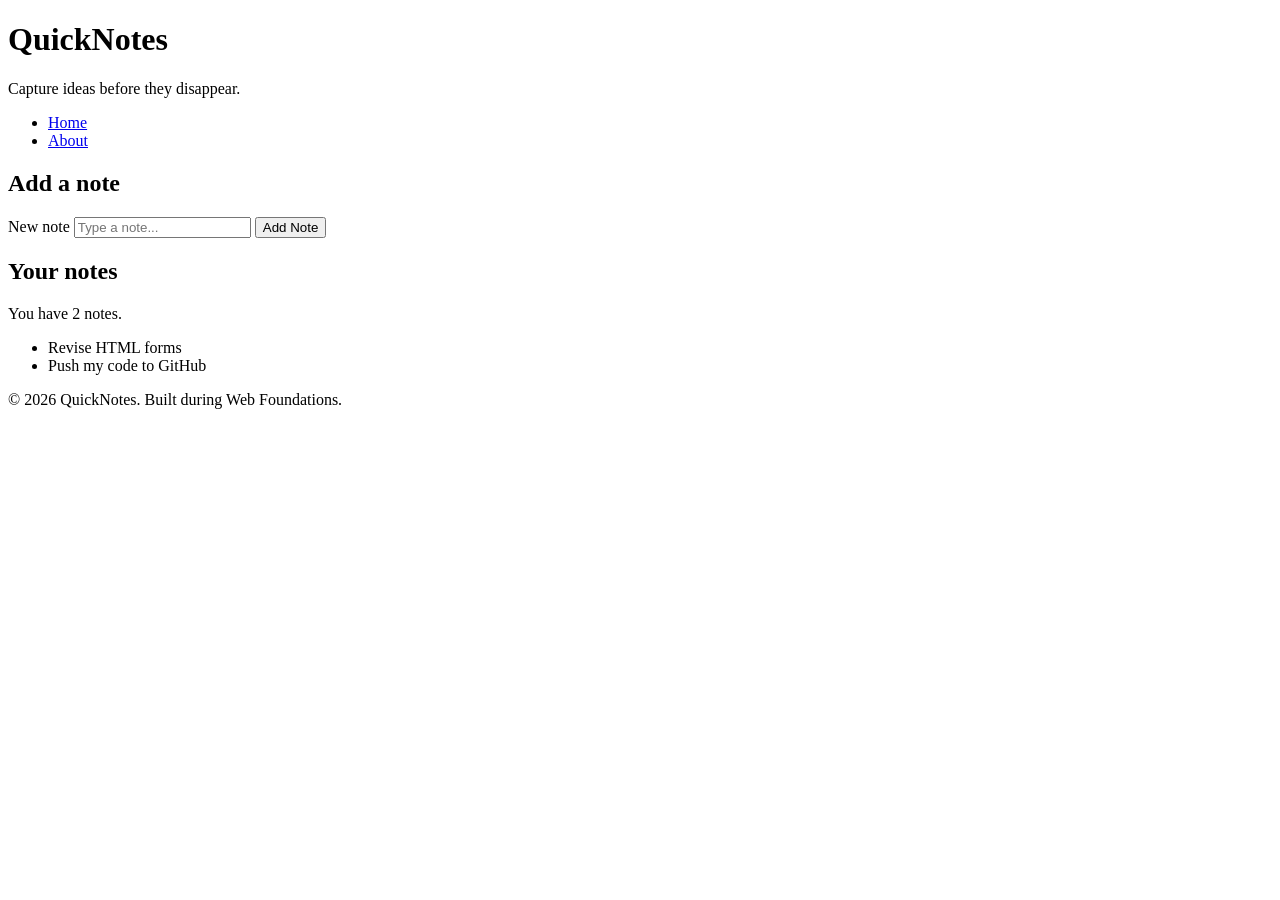
<file: day1/index.html>
<!DOCTYPE html>
<html lang="en">
  <head>
    <meta charset="UTF-8" />
    <meta name="viewport" content="width=device-width, initial-scale=1.0" />
    <title>QuickNotes</title>
  </head>
  <body>
    <header>
      <h1>QuickNotes</h1>
      <p>Capture ideas before they disappear.</p>
      <nav>
        <ul>
          <li><a href="index.html">Home</a></li>
          <li><a href="about.html">About</a></li>
        </ul>
      </nav>
    </header>

    <main>
      <section>
        <h2>Add a note</h2>
        <form id="note-form">
          <label for="note-input">New note</label>
          <input type="text" id="note-input" placeholder="Type a note..." />
          <button type="submit">Add Note</button>
        </form>
      </section>

      <section>
        <h2>Your notes</h2>
        <p id="note-count">You have 2 notes.</p>
        <ul id="notes-list">
          <li>Revise HTML forms</li>
          <li>Push my code to GitHub</li>
        </ul>
      </section>
    </main>

    <footer>
      <p>&copy; 2026 QuickNotes. Built during Web Foundations.</p>
    </footer>
  </body>
</html>
</file>
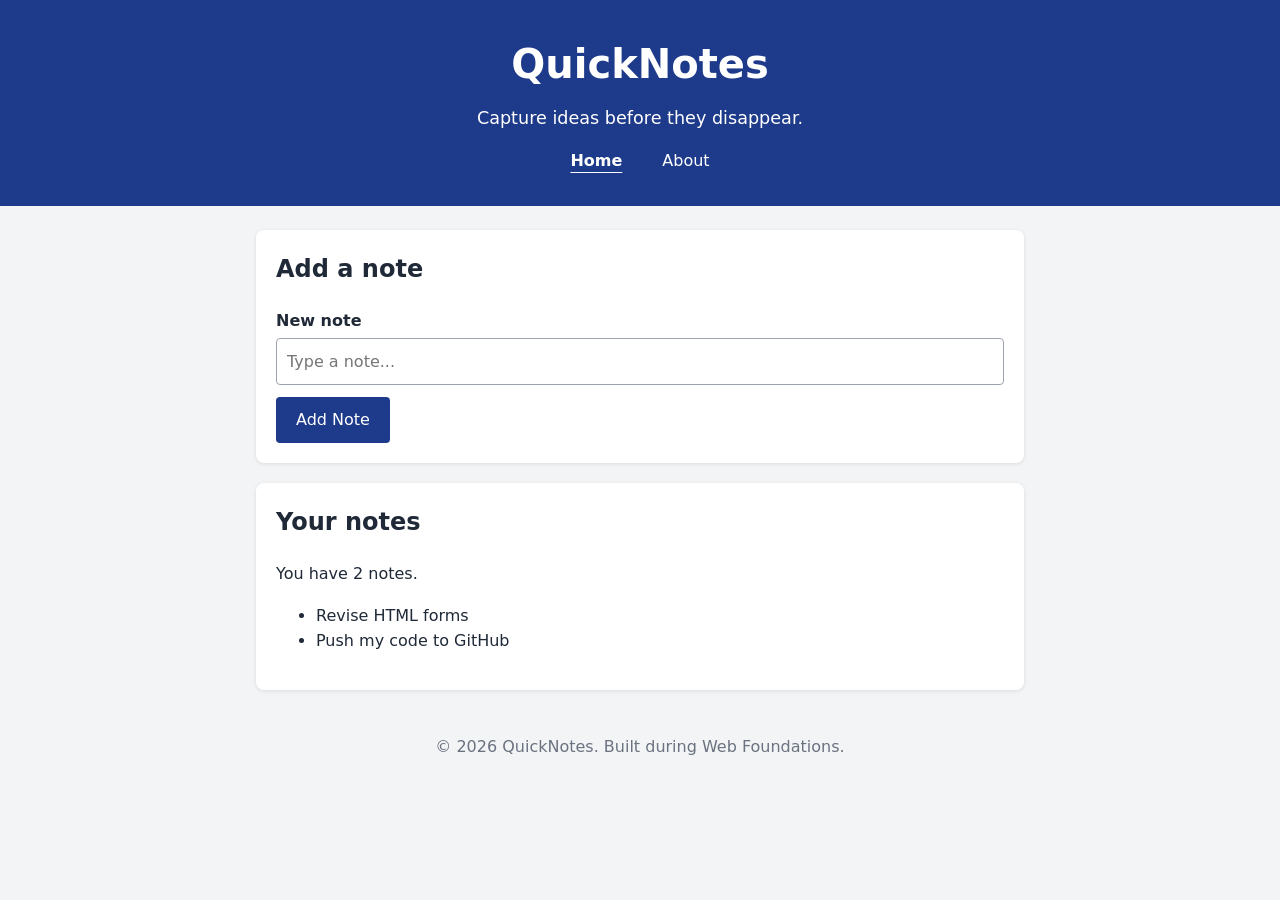
<file: day2/index.html>
<!DOCTYPE html>
<html lang="en">
  <head>
    <meta charset="UTF-8" />
    <meta name="viewport" content="width=device-width, initial-scale=1.0" />
    <title>QuickNotes</title>
    <link rel="stylesheet" href="style.css" />
  </head>
  <body>
    <header>
      <h1>QuickNotes</h1>
      <p>Capture ideas before they disappear.</p>
      <nav>
        <ul>
          <li><a href="index.html" aria-current="page">Home</a></li>
          <li><a href="about.html">About</a></li>
        </ul>
      </nav>
    </header>

    <main>
      <section>
        <h2>Add a note</h2>
        <form id="note-form">
          <label for="note-input">New note</label>
          <input type="text" id="note-input" placeholder="Type a note..." />
          <button type="submit">Add Note</button>
        </form>
      </section>

      <section>
        <h2>Your notes</h2>
        <p id="note-count">You have 2 notes.</p>
        <ul id="notes-list">
          <li>Revise HTML forms</li>
          <li>Push my code to GitHub</li>
        </ul>
      </section>
    </main>

    <footer>
      <p>&copy; 2026 QuickNotes. Built during Web Foundations.</p>
    </footer>
  </body>
</html>
</file>
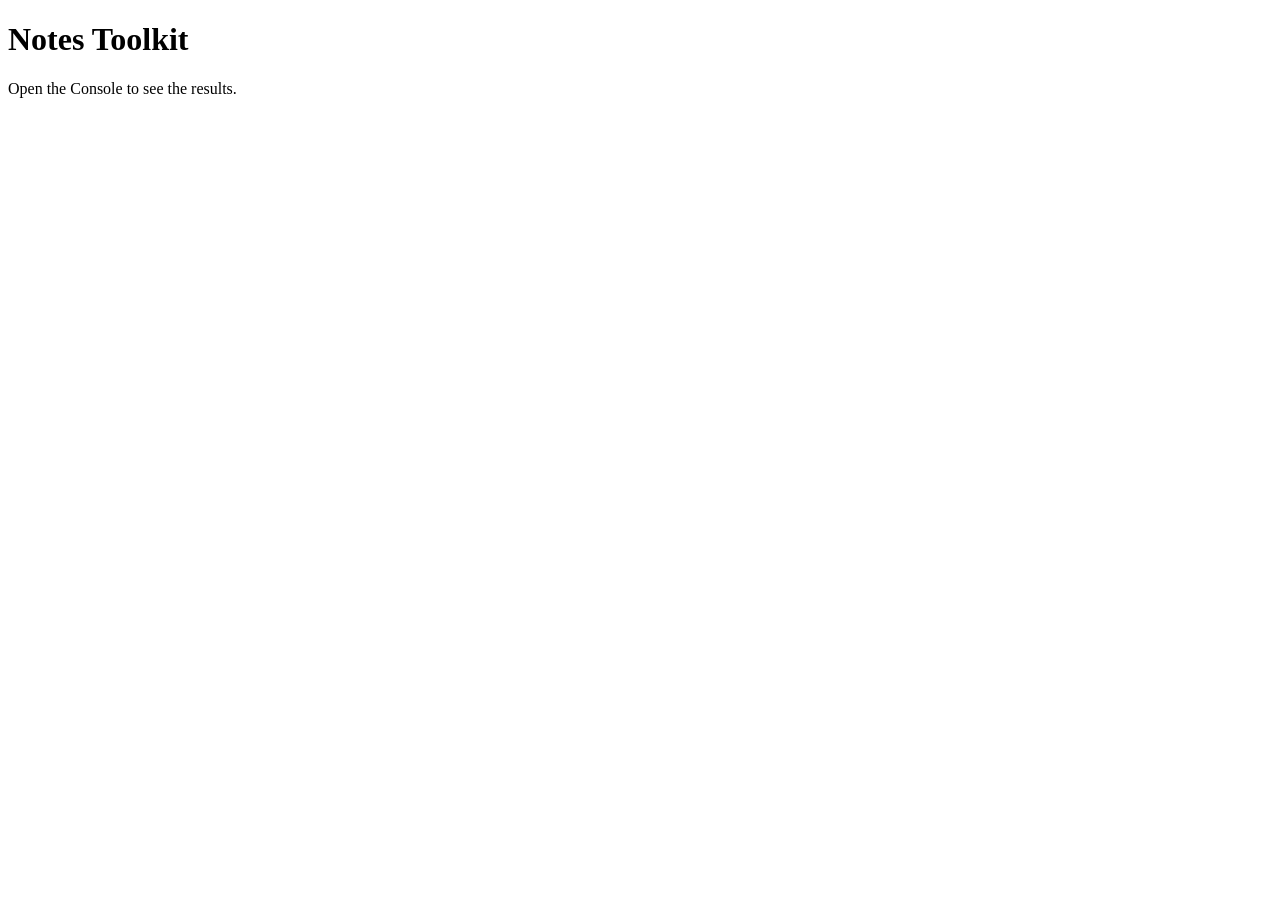
<file: day3/index.html>
<!DOCTYPE html>
<html lang="en">
  <head>
    <meta charset="UTF-8" />
    <meta name="viewport" content="width=device-width, initial-scale=1.0" />
    <title>Notes Toolkit</title>
    <script src="script.js" defer></script>
  </head>
  <body>
    <h1>Notes Toolkit</h1>
    <p>Open the Console to see the results.</p>
  </body>
</html>
</file>
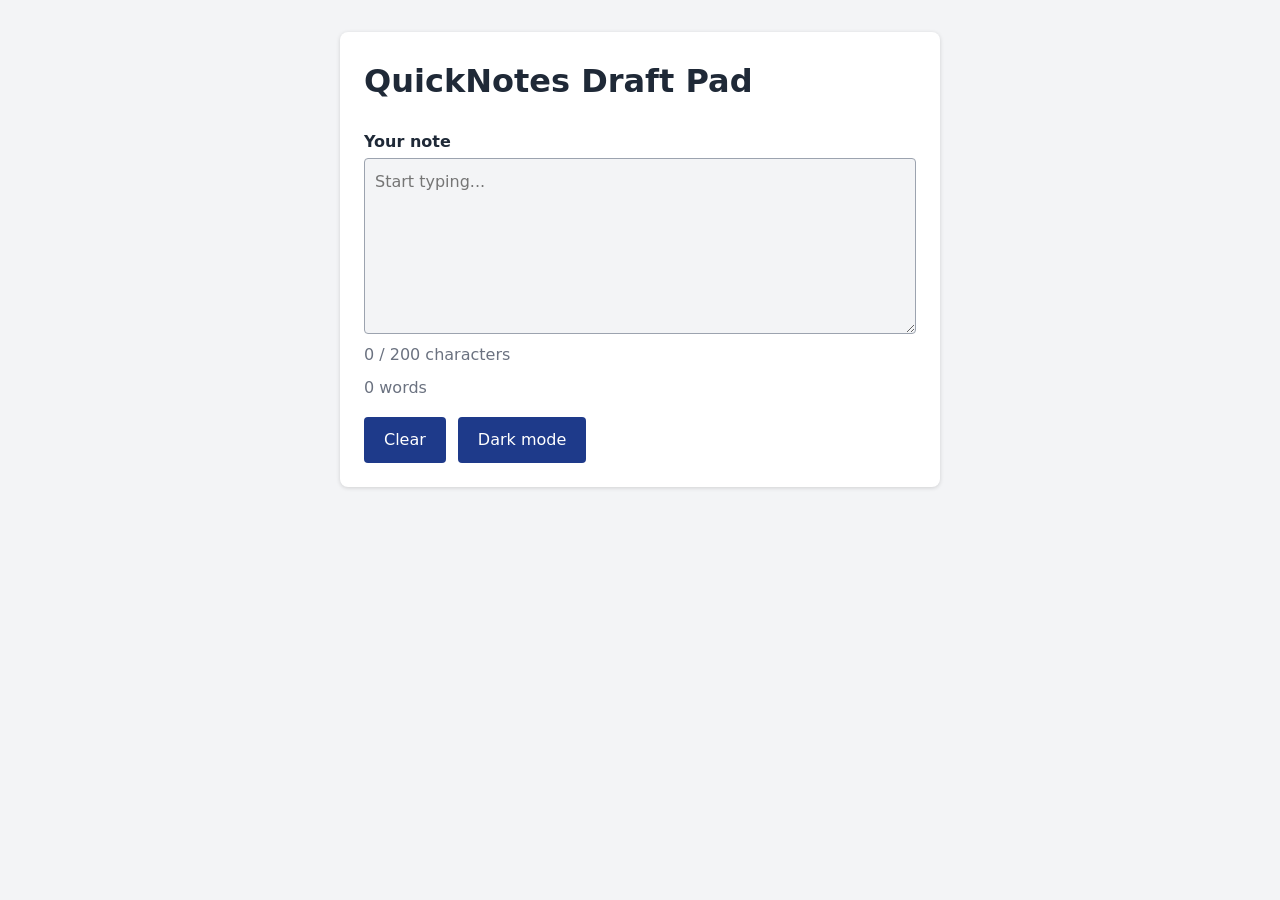
<file: day4/index.html>
<!DOCTYPE html>
<html lang="en">
  <head>
    <meta charset="UTF-8" />
    <meta name="viewport" content="width=device-width, initial-scale=1.0" />
    <title>QuickNotes Draft Pad</title>
    <link rel="stylesheet" href="style.css" />
    <script src="script.js" defer></script>
  </head>
  <body>
    <main>
      <h1>QuickNotes Draft Pad</h1>

      <label for="note-text">Your note</label>
      <textarea id="note-text" rows="6" placeholder="Start typing..."></textarea>

      <p id="char-count">0 / 200 characters</p>
      <p id="word-count">0 words</p>

      <div class="actions">
        <button id="clear-btn" type="button">Clear</button>
        <button id="theme-toggle" type="button">Dark mode</button>
      </div>
    </main>
  </body>
</html>
</file>
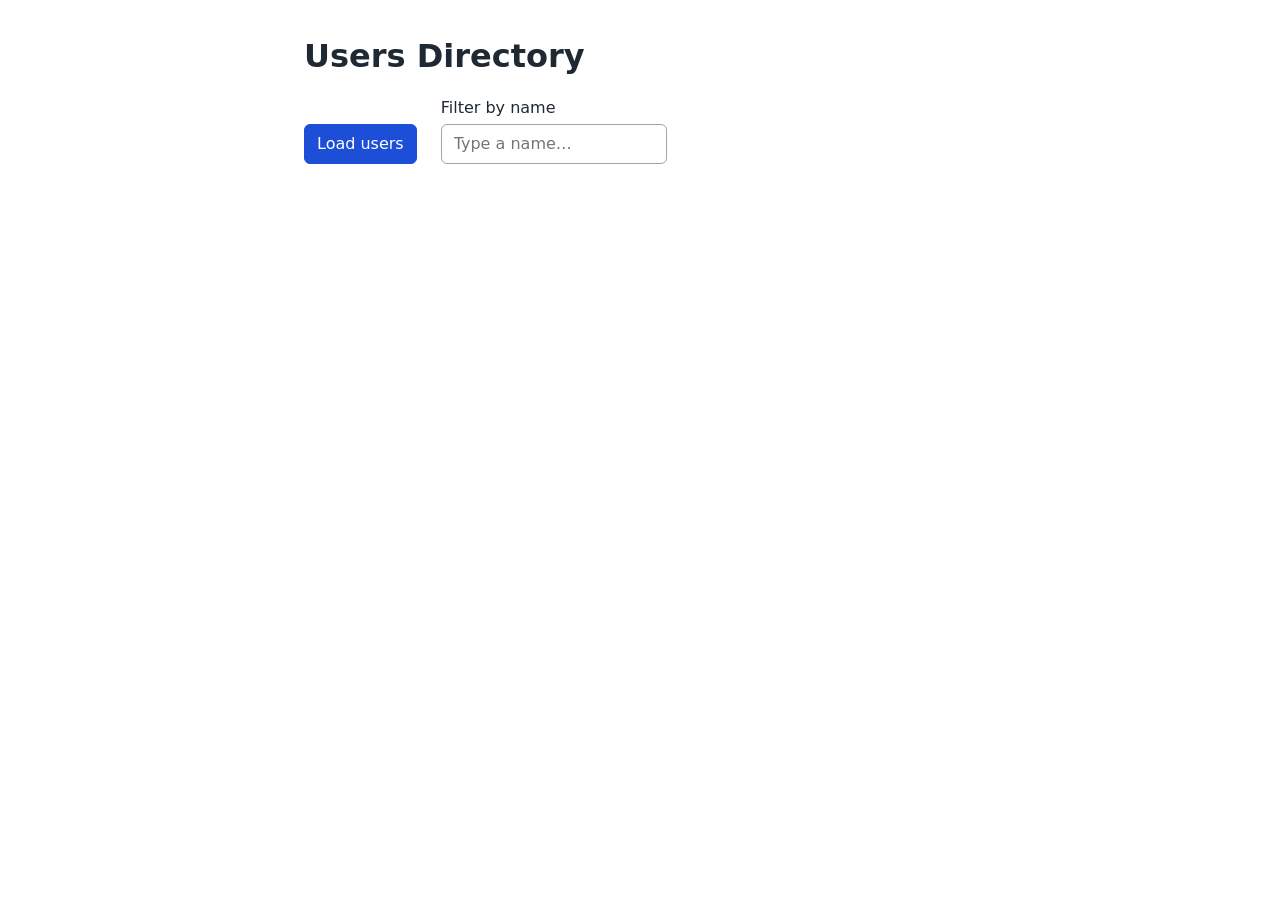
<file: day5/index.html>
<!DOCTYPE html>
<html lang="en">
<head>
  <meta charset="UTF-8">
  <meta name="viewport" content="width=device-width, initial-scale=1.0">
  <title>Users Directory</title>
  <style>
    body {
      font-family: system-ui, -apple-system, "Segoe UI", Roboto, sans-serif;
      max-width: 42rem;
      margin: 2rem auto;
      padding: 0 1rem;
      line-height: 1.5;
      color: #1f2933;
    }
    h1 { margin-bottom: 1rem; }
    .controls {
      display: flex;
      flex-wrap: wrap;
      gap: 0.75rem 1.5rem;
      align-items: flex-end;
      margin-bottom: 1rem;
    }
    .field { display: flex; flex-direction: column; gap: 0.25rem; }
    button, input {
      font: inherit;
      padding: 0.45rem 0.75rem;
      border: 1px solid #9aa5b1;
      border-radius: 6px;
    }
    button { background: #1d4ed8; color: #fff; border-color: #1d4ed8; cursor: pointer; }
    button:disabled { background: #9aa5b1; border-color: #9aa5b1; cursor: not-allowed; }
    #status { min-height: 1.5rem; margin: 0.5rem 0 1rem; font-weight: 600; }
    #status.loading { color: #92400e; }
    #status.success { color: #166534; }
    #status.error   { color: #b91c1c; }
    #users-list { list-style: none; padding: 0; margin: 0; display: grid; gap: 0.75rem; }
    #users-list li {
      border: 1px solid #d9e2ec;
      border-radius: 8px;
      padding: 0.75rem 1rem;
    }
    #users-list .user-name { font-size: 1.05rem; }
    #users-list .user-detail { margin: 0.15rem 0 0; color: #52606d; }
  </style>
</head>
<body>
  <h1>Users Directory</h1>

  <div class="controls">
    <button id="load-users" type="button">Load users</button>
    <div class="field">
      <label for="filter-input">Filter by name</label>
      <input id="filter-input" type="text" placeholder="Type a name…" autocomplete="off">
    </div>
  </div>

  <p id="status" role="status" aria-live="polite"></p>
  <ul id="users-list"></ul>

  <script src="users.js" defer></script>
</body>
</html>
</file>
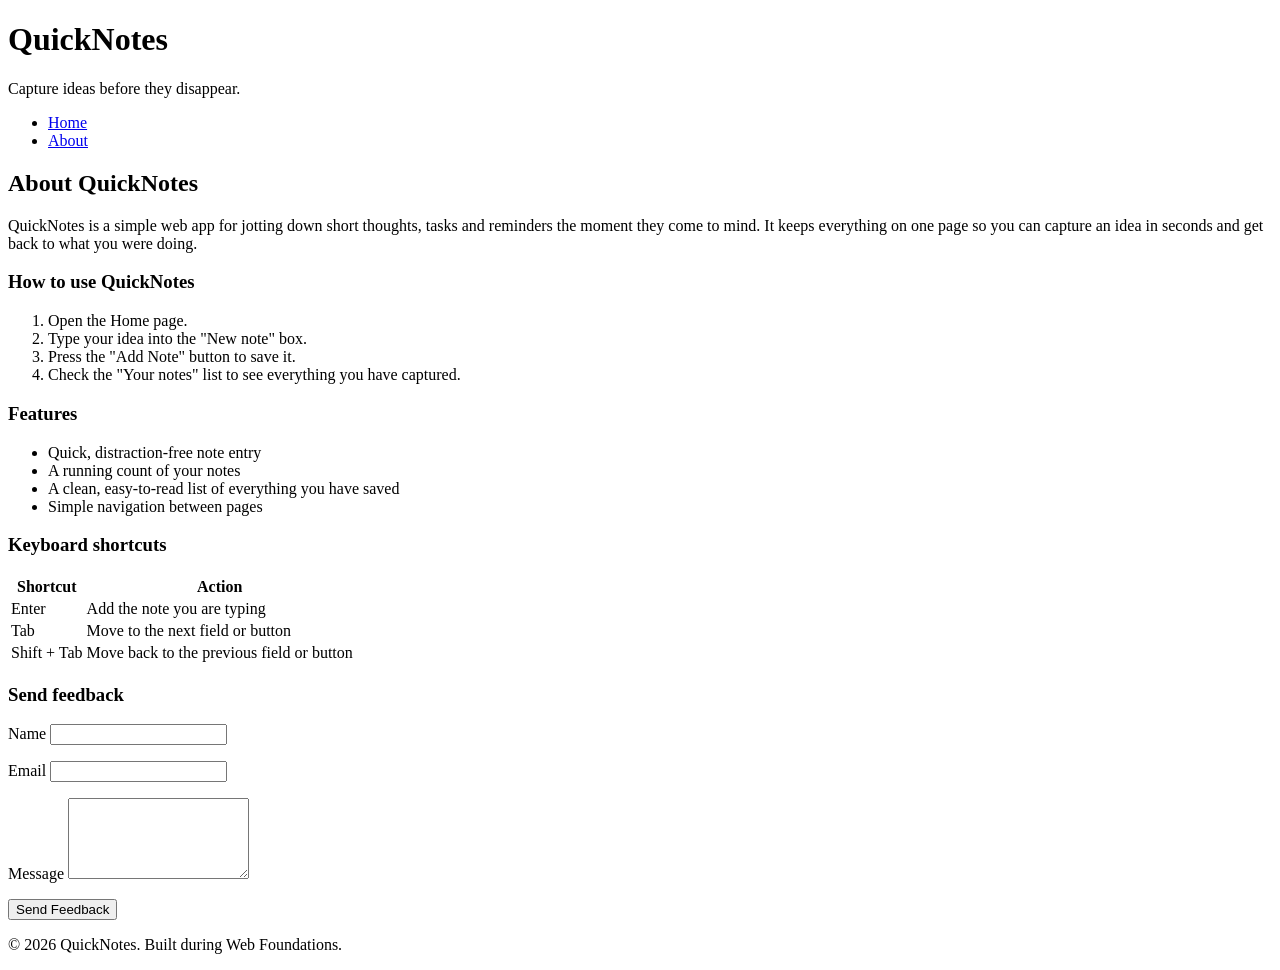
<file: day1/about.html>
<!DOCTYPE html>
<html lang="en">
  <head>
    <meta charset="UTF-8" />
    <meta name="viewport" content="width=device-width, initial-scale=1.0" />
    <title>About QuickNotes</title>
  </head>
  <body>
    <header>
      <h1>QuickNotes</h1>
      <p>Capture ideas before they disappear.</p>
      <nav>
        <ul>
          <li><a href="index.html">Home</a></li>
          <li><a href="about.html">About</a></li>
        </ul>
      </nav>
    </header>

    <main>
      <h2>About QuickNotes</h2>
      <p>
        QuickNotes is a simple web app for jotting down short thoughts, tasks
        and reminders the moment they come to mind. It keeps everything on one
        page so you can capture an idea in seconds and get back to what you
        were doing.
      </p>

      <section>
        <h3>How to use QuickNotes</h3>
        <ol>
          <li>Open the Home page.</li>
          <li>Type your idea into the "New note" box.</li>
          <li>Press the "Add Note" button to save it.</li>
          <li>Check the "Your notes" list to see everything you have captured.</li>
        </ol>
      </section>

      <section>
        <h3>Features</h3>
        <ul>
          <li>Quick, distraction-free note entry</li>
          <li>A running count of your notes</li>
          <li>A clean, easy-to-read list of everything you have saved</li>
          <li>Simple navigation between pages</li>
        </ul>
      </section>

      <section>
        <h3>Keyboard shortcuts</h3>
        <table>
          <thead>
            <tr>
              <th>Shortcut</th>
              <th>Action</th>
            </tr>
          </thead>
          <tbody>
            <tr>
              <td>Enter</td>
              <td>Add the note you are typing</td>
            </tr>
            <tr>
              <td>Tab</td>
              <td>Move to the next field or button</td>
            </tr>
            <tr>
              <td>Shift + Tab</td>
              <td>Move back to the previous field or button</td>
            </tr>
          </tbody>
        </table>
      </section>

      <section>
        <h3>Send feedback</h3>
        <form id="feedback-form">
          <p>
            <label for="name">Name</label>
            <input type="text" id="name" name="name" required />
          </p>
          <p>
            <label for="email">Email</label>
            <input type="email" id="email" name="email" required />
          </p>
          <p>
            <label for="message">Message</label>
            <textarea id="message" name="message" rows="5" required></textarea>
          </p>
          <button type="submit">Send Feedback</button>
        </form>
      </section>
    </main>

    <footer>
      <p>&copy; 2026 QuickNotes. Built during Web Foundations.</p>
    </footer>
  </body>
</html>
</file>
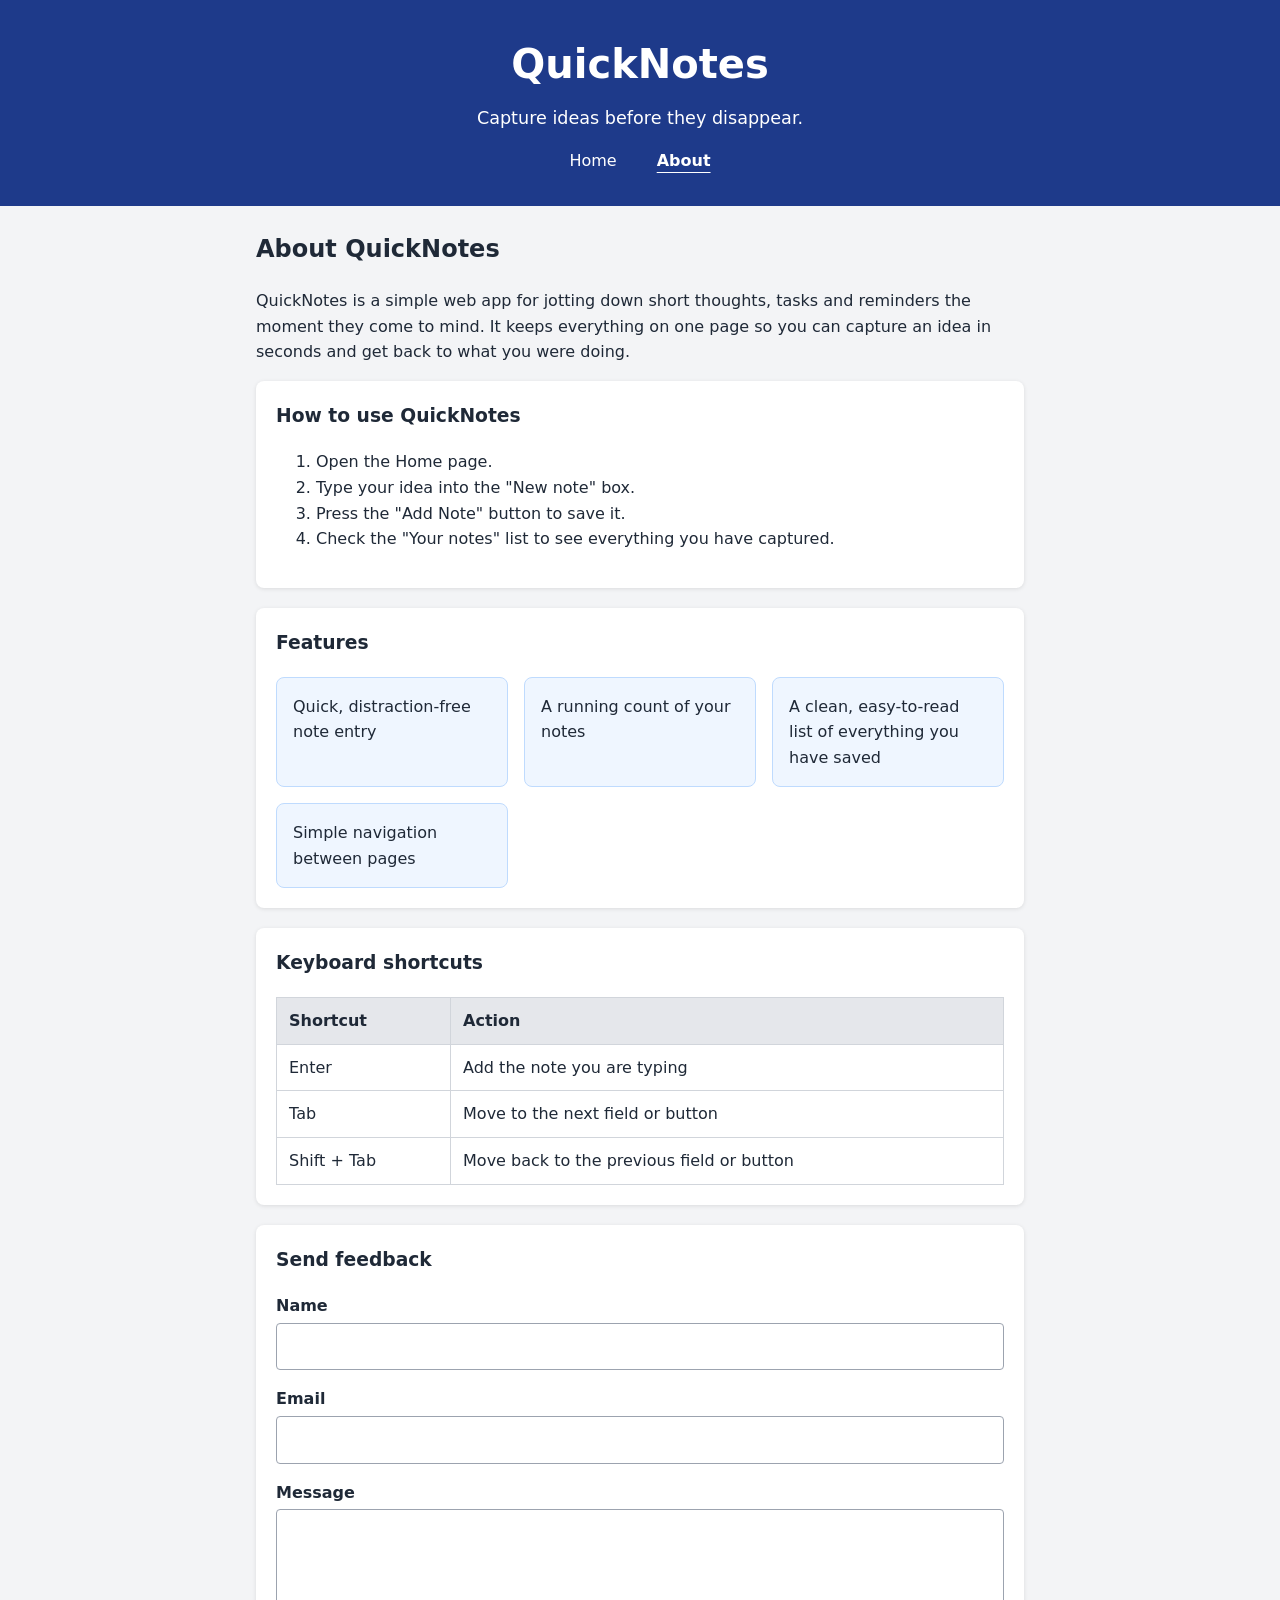
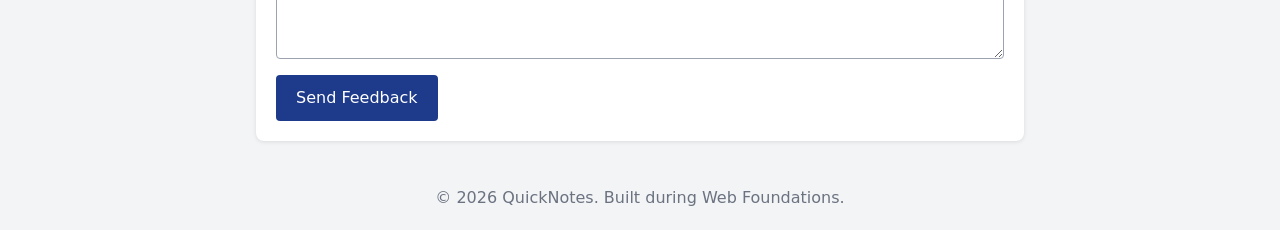
<file: day2/about.html>
<!DOCTYPE html>
<html lang="en">
  <head>
    <meta charset="UTF-8" />
    <meta name="viewport" content="width=device-width, initial-scale=1.0" />
    <title>About QuickNotes</title>
    <link rel="stylesheet" href="style.css" />
  </head>
  <body>
    <header>
      <h1>QuickNotes</h1>
      <p>Capture ideas before they disappear.</p>
      <nav>
        <ul>
          <li><a href="index.html">Home</a></li>
          <li><a href="about.html" aria-current="page">About</a></li>
        </ul>
      </nav>
    </header>

    <main>
      <h2>About QuickNotes</h2>
      <p>
        QuickNotes is a simple web app for jotting down short thoughts, tasks
        and reminders the moment they come to mind. It keeps everything on one
        page so you can capture an idea in seconds and get back to what you
        were doing.
      </p>

      <section>
        <h3>How to use QuickNotes</h3>
        <ol>
          <li>Open the Home page.</li>
          <li>Type your idea into the "New note" box.</li>
          <li>Press the "Add Note" button to save it.</li>
          <li>Check the "Your notes" list to see everything you have captured.</li>
        </ol>
      </section>

      <section>
        <h3>Features</h3>
        <ul class="features">
          <li>Quick, distraction-free note entry</li>
          <li>A running count of your notes</li>
          <li>A clean, easy-to-read list of everything you have saved</li>
          <li>Simple navigation between pages</li>
        </ul>
      </section>

      <section>
        <h3>Keyboard shortcuts</h3>
        <table>
          <thead>
            <tr>
              <th>Shortcut</th>
              <th>Action</th>
            </tr>
          </thead>
          <tbody>
            <tr>
              <td>Enter</td>
              <td>Add the note you are typing</td>
            </tr>
            <tr>
              <td>Tab</td>
              <td>Move to the next field or button</td>
            </tr>
            <tr>
              <td>Shift + Tab</td>
              <td>Move back to the previous field or button</td>
            </tr>
          </tbody>
        </table>
      </section>

      <section>
        <h3>Send feedback</h3>
        <form id="feedback-form">
          <p>
            <label for="name">Name</label>
            <input type="text" id="name" name="name" required />
          </p>
          <p>
            <label for="email">Email</label>
            <input type="email" id="email" name="email" required />
          </p>
          <p>
            <label for="message">Message</label>
            <textarea id="message" name="message" rows="5" required></textarea>
          </p>
          <button type="submit">Send Feedback</button>
        </form>
      </section>
    </main>

    <footer>
      <p>&copy; 2026 QuickNotes. Built during Web Foundations.</p>
    </footer>
  </body>
</html>
</file>
<file: day2/style.css>
/* Reset and base */
*,
*::before,
*::after {
  box-sizing: border-box;
}

body {
  margin: 0;
  font-family: system-ui, -apple-system, "Segoe UI", Roboto, Arial, sans-serif;
  line-height: 1.6;
  color: #1f2937;
  background-color: #f3f4f6;
}

/* Header */
header {
  background-color: #1e3a8a;
  color: #ffffff;
  text-align: center;
  padding: 32px 16px;
}

header h1 {
  margin: 0 0 8px;
  font-size: 2.5rem;
}

header p {
  margin: 0 0 16px;
  font-size: 1.1rem;
}

/* Navigation */
nav ul {
  display: flex;
  justify-content: center;
  gap: 16px;
  list-style: none;
  margin: 0;
  padding: 0;
}

nav a {
  color: #ffffff;
  text-decoration: none;
  padding: 6px 12px;
  border-radius: 4px;
  transition: background-color 0.2s ease, color 0.2s ease;
}

nav a:hover,
nav a:focus {
  background-color: #ffffff;
  color: #1e3a8a;
}

nav a[aria-current="page"] {
  font-weight: 700;
  text-decoration: underline;
  text-underline-offset: 6px;
}

/* Main content */
main {
  max-width: 800px;
  margin: 24px auto;
  padding: 0 16px;
}

main > h2 {
  margin-top: 0;
}

section {
  background-color: #ffffff;
  border-radius: 8px;
  padding: 20px;
  margin-bottom: 20px;
  box-shadow: 0 1px 4px rgba(0, 0, 0, 0.1);
}

section h2,
section h3 {
  margin-top: 0;
}

/* Features grid */
.features {
  display: grid;
  grid-template-columns: repeat(auto-fit, minmax(180px, 1fr));
  gap: 16px;
  list-style: none;
  margin: 0;
  padding: 0;
}

.features li {
  background-color: #eff6ff;
  border: 1px solid #bfdbfe;
  border-radius: 8px;
  padding: 16px;
}

/* Table */
table {
  width: 100%;
  border-collapse: collapse;
}

th,
td {
  border: 1px solid #d1d5db;
  padding: 10px 12px;
  text-align: left;
}

th {
  background-color: #e5e7eb;
}

/* Forms */
form p {
  margin: 0 0 16px;
}

label {
  display: block;
  font-weight: 600;
  margin-bottom: 4px;
}

input[type="text"],
input[type="email"],
textarea {
  display: block;
  width: 100%;
  padding: 10px;
  font: inherit;
  border: 1px solid #9ca3af;
  border-radius: 4px;
}

input[type="text"]:focus,
input[type="email"]:focus,
textarea:focus {
  outline: 2px solid #1e3a8a;
  border-color: #1e3a8a;
}

/* The Home page form has no <p> wrappers, so give its input some spacing */
#note-form input[type="text"] {
  margin-bottom: 12px;
}

/* Buttons */
button {
  background-color: #1e3a8a;
  color: #ffffff;
  border: none;
  border-radius: 4px;
  padding: 10px 20px;
  font: inherit;
  cursor: pointer;
  transition: background-color 0.2s ease, transform 0.2s ease;
}

button:hover,
button:focus {
  background-color: #2563eb;
  transform: translateY(-2px);
}

/* Footer */
footer {
  text-align: center;
  padding: 20px 16px;
  color: #6b7280;
}

footer p {
  margin: 0;
}

/* Small screens */
@media (max-width: 600px) {
  header {
    padding: 16px 12px;
  }

  header h1 {
    font-size: 1.75rem;
  }

  header p {
    font-size: 1rem;
  }

  section {
    padding: 16px;
  }
}
</file>
<file: day4/style.css>
:root {
  --bg: #f3f4f6;
  --surface: #ffffff;
  --text: #1f2937;
  --muted: #6b7280;
  --border: #9ca3af;
  --accent: #1e3a8a;
  --accent-hover: #2563eb;
  --accent-text: #ffffff;
  --warning: #c2410c;
  --over: #dc2626;
}

body.dark {
  --bg: #111827;
  --surface: #1f2937;
  --text: #f3f4f6;
  --muted: #9ca3af;
  --border: #4b5563;
  --accent: #3b82f6;
  --accent-hover: #60a5fa;
  --accent-text: #0b1220;
  --warning: #fb923c;
  --over: #f87171;
}

*,
*::before,
*::after {
  box-sizing: border-box;
}

body {
  margin: 0;
  font-family: system-ui, -apple-system, "Segoe UI", Roboto, Arial, sans-serif;
  line-height: 1.6;
  color: var(--text);
  background-color: var(--bg);
  transition: background-color 0.2s ease, color 0.2s ease;
}

main {
  max-width: 600px;
  margin: 32px auto;
  padding: 24px;
  background-color: var(--surface);
  border-radius: 8px;
  box-shadow: 0 1px 4px rgba(0, 0, 0, 0.15);
}

h1 {
  margin-top: 0;
}

label {
  display: block;
  font-weight: 600;
  margin-bottom: 4px;
}

textarea {
  display: block;
  width: 100%;
  padding: 10px;
  font: inherit;
  color: var(--text);
  background-color: var(--bg);
  border: 1px solid var(--border);
  border-radius: 4px;
  resize: vertical;
}

textarea:focus {
  outline: 2px solid var(--accent);
  border-color: var(--accent);
}

#char-count,
#word-count {
  margin: 8px 0 0;
  color: var(--muted);
}

/* Character counter states (over comes last so it wins) */
.warning {
  color: var(--warning);
}

.over {
  color: var(--over);
  font-weight: bold;
}

.actions {
  display: flex;
  gap: 12px;
  margin-top: 16px;
}

button {
  background-color: var(--accent);
  color: var(--accent-text);
  border: none;
  border-radius: 4px;
  padding: 10px 20px;
  font: inherit;
  cursor: pointer;
  transition: background-color 0.2s ease;
}

button:hover,
button:focus {
  background-color: var(--accent-hover);
}

@media (max-width: 600px) {
  main {
    margin: 0;
    border-radius: 0;
  }
}
</file>
